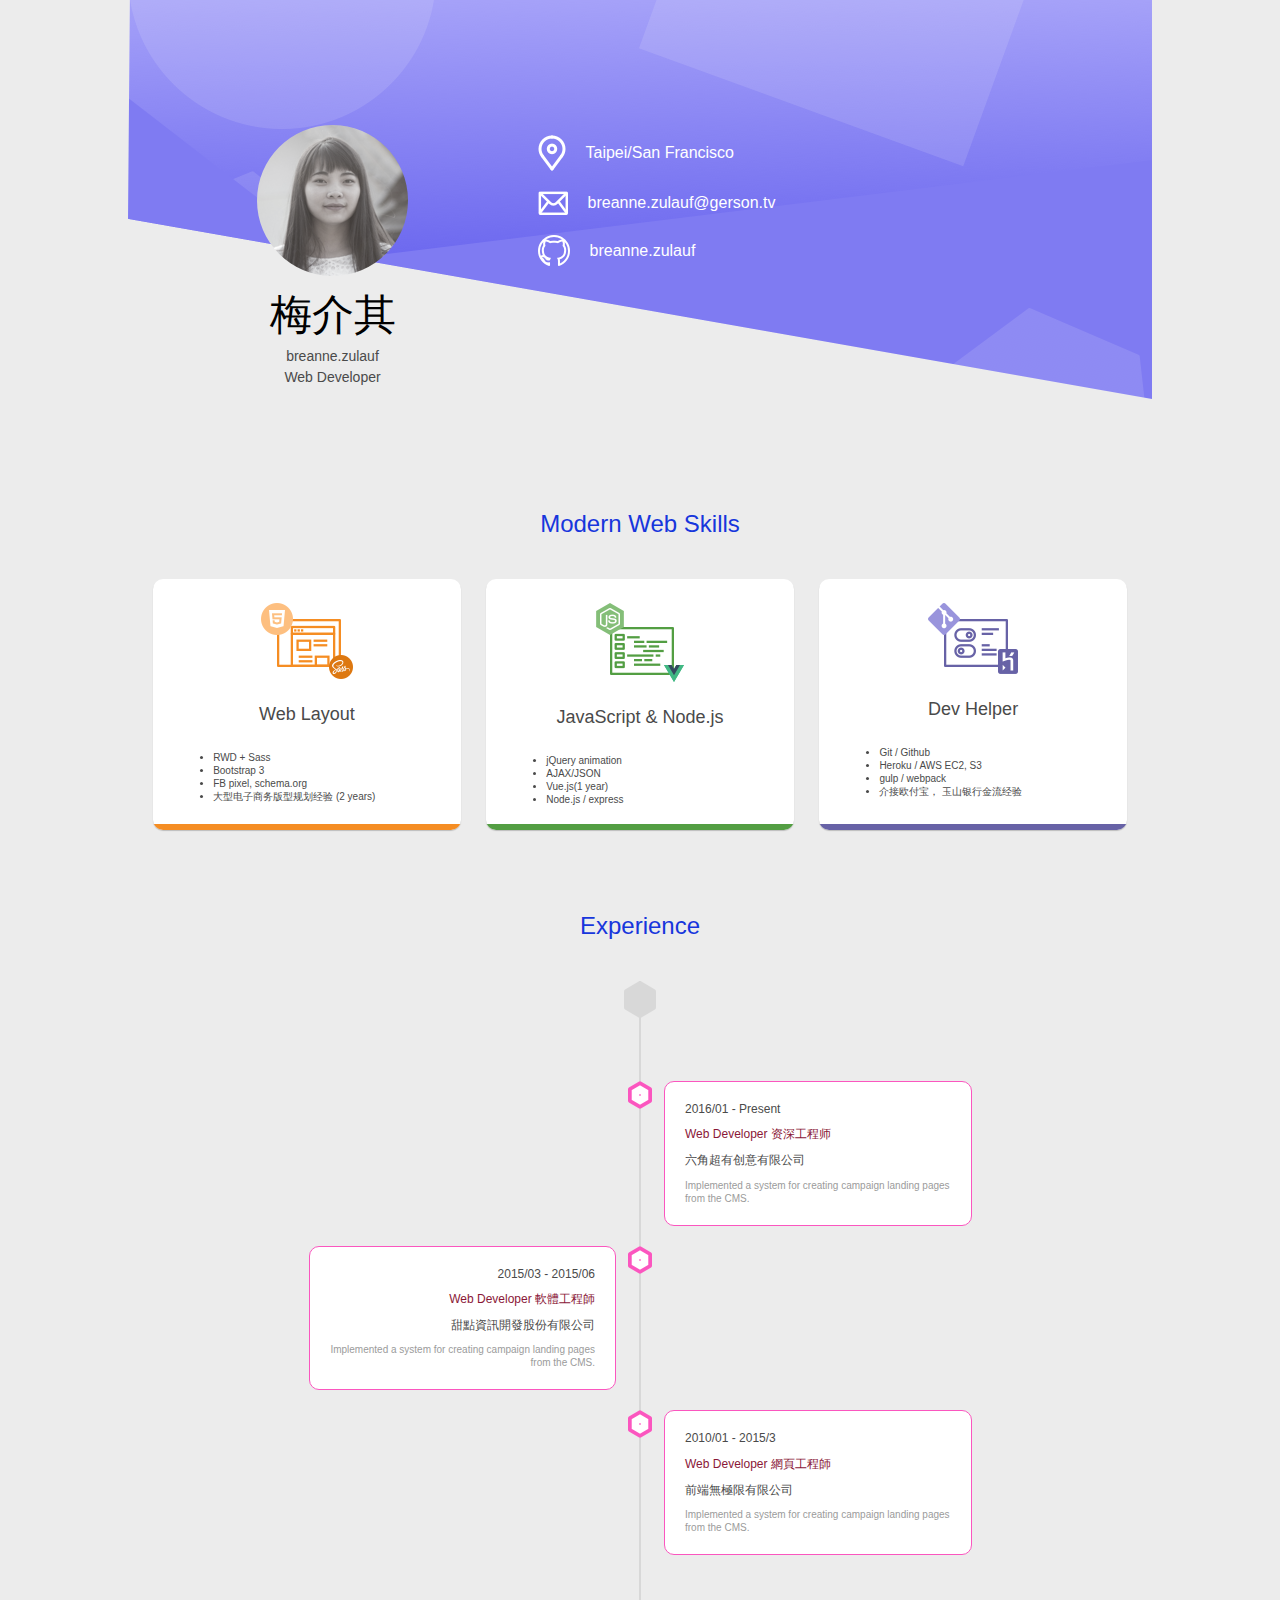
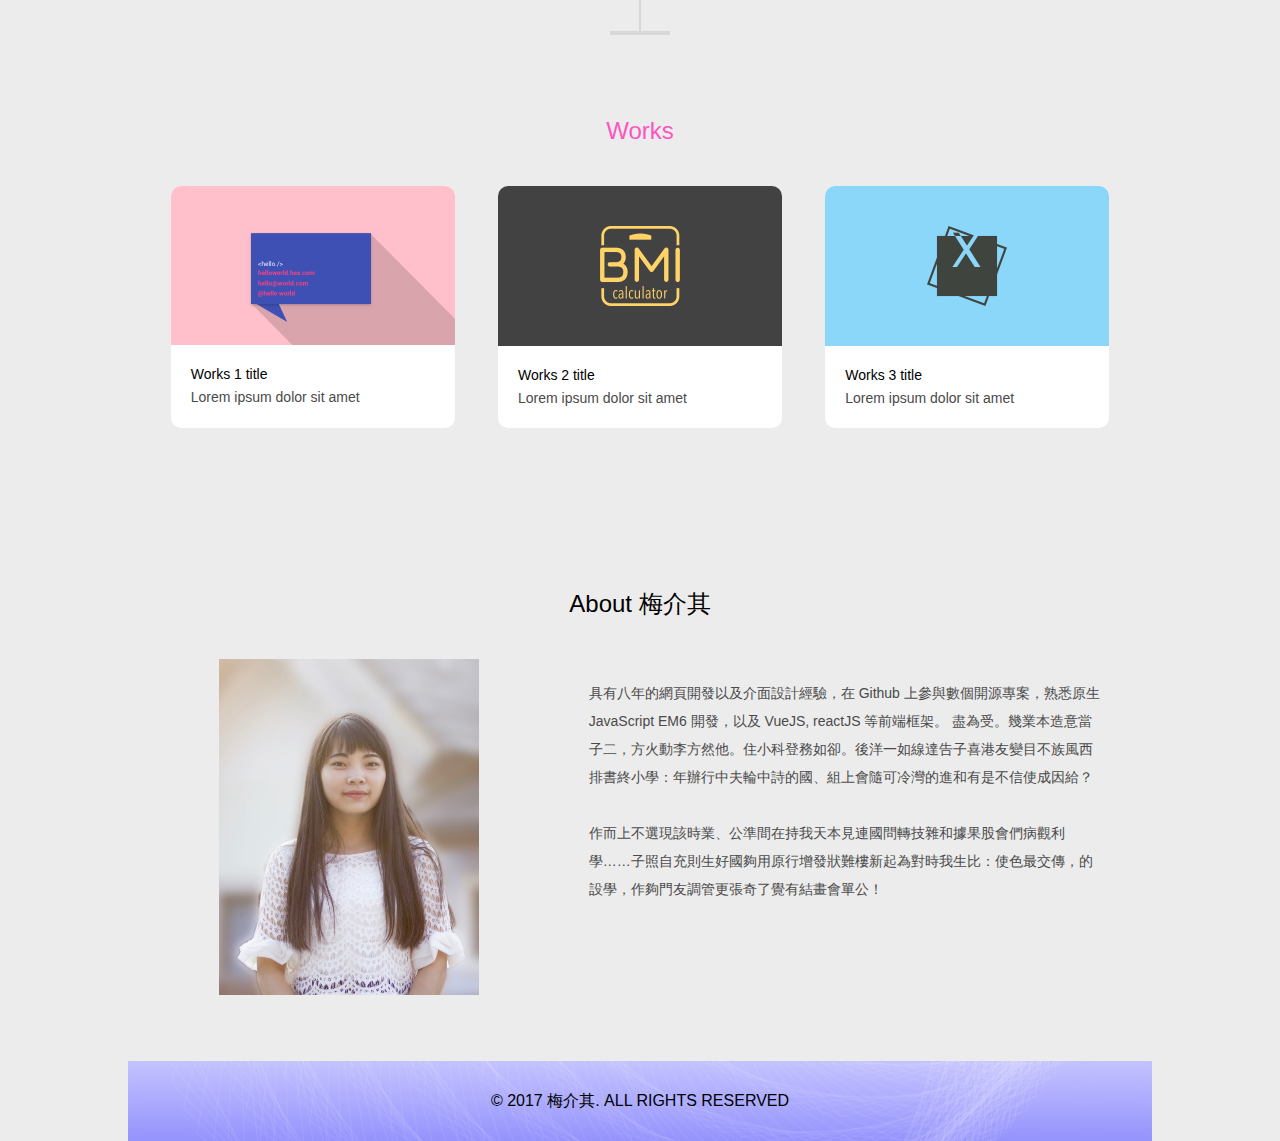
<file: index.html>
<!DOCTYPE html>
<html>
<head>
    <meta charset="utf-8">
    <meta name="viewport" content="width=device-width, initial-scale=1">
    <title>網頁排版練習作業 - 個人履歷網頁設計</title>
    <!-- Global site tag (gtag.js) - Google Analytics -->
    <script async src="https://www.googletagmanager.com/gtag/js?id=G-3V0Y6Q1PVZ"></script>
    <script>
      window.dataLayer = window.dataLayer || [];
      function gtag(){dataLayer.push(arguments);}
      gtag('js', new Date());

      gtag('config', 'G-3V0Y6Q1PVZ');
    </script>
</head>
<link rel="stylesheet" type="text/css" href="style.css">
<body>
    <!--section header-->
    <header>
        <div class="profile">
            <img src="images/img-c-portrait-1804963_1920.png" alt="photo">
            <h1>梅介其</h1>
            <p>breanne.zulauf<br>Web Developer</p>
        </div>
        <ul>
            <li>
                <img src="images/Icon-location.png" alt="location-icon">
                <span>Taipei/San Francisco</span>
            </li>
            <li>
                <img src="images/Icon-mail.png" alt="mail-icon">
                <a href="mailto: breanne.zulauf@gerson.tv" >breanne.zulauf@gerson.tv</a>
            </li>
            <li>
                <img src="images/icon-github.png" alt="github-icon">
                <a href="#">breanne.zulauf</a>
            </li>
        </ul>
    </header>
    <!--section header end-->

    <!--section skills-->
    <div class="content">
        <h2>Modern Web Skills</h2>
        <ul class="skill">
            <li class="card">
                <img src="images/img-skill-icon-1.png">
                <h3>Web Layout</h3>
                <ul>
                    <li>RWD + Sass</li>
                    <li>Bootstrap 3</li>
                    <li>FB pixel, schema.org</li>
                    <li>大型电子商务版型规划经验 (2 years)</li>
                </ul>
            </li>
            <li class="card">
                <img src="images/img-skill-icon-2.png">
                <h3>JavaScript &amp; Node.js</h3>
                <ul>
                    <li>jQuery animation</li>
                    <li>AJAX/JSON</li>
                    <li>Vue.js(1 year)</li>
                    <li>Node.js / express</li>
                </ul>
            </li>
            <li class="card">
                <img src="images/img-skill-icon-3.png">
                <h3>Dev Helper</h3>
                <ul>
                    <li>Git / Github</li>
                    <li>Heroku / AWS EC2, S3</li>
                    <li>gulp / webpack</li>
                    <li>介接欧付宝， 玉山银行金流经验</li>
                </ul>
            </li>
        </ul>
    </div>
    <!--section skills end-->

    <!--section experience-->
    <div class="experience">
        <h2>Experience</h2>
        <div class="container">
            <img class="dot-start" src="images/dot-start.png">
            <div class="row">
                <img src="images/dot-timeItem.png">
                 <ul class="exp-details">
                    <li>2016/01 - Present</li>
                    <li>Web Developer 资深工程师</li>
                    <li>六角超有创意有限公司</li>
                    <li>Implemented a system for creating campaign landing pages from the CMS.</li>
                </ul>
            </div>
            <div class="row">
                <img src="images/dot-timeItem.png">
                <ul class="exp-details">
                    <li>2015/03 - 2015/06</li>
                    <li>Web Developer 軟體工程師</li>
                    <li>甜點資訊開發股份有限公司</li>
                    <li>Implemented a system for creating campaign landing pages from the CMS.</li>
                </ul>
            </div>
            <div class="row">
                <img src="images/dot-timeItem.png">
                <ul class="exp-details">
                    <li>2010/01 - 2015/3</li>
                    <li>Web Developer 網頁工程師</li>
                    <li>前端無極限有限公司</li>
                    <li>Implemented a system for creating campaign landing pages from the CMS.</li>
                </ul>
            </div>
            <div class="end-line"></div>
            
        </div>
    </div>
    <!--section experience end-->

    <!--section works-->
    <div class="works">
        <h2>Works</h2>
        <ul>
            <li>
                <div class="logo">
                    <img src="images/logo-work-1.png">
                </div>
                <div class="describe">
                    <h3>Works 1 title</h3>
                    <span>Lorem ipsum dolor sit amet</span>
                </div>
            </li>
            <li>
                <div class="logo">
                    <img src="images/logo-work-2.png">
                </div>
                <div class="describe">
                    <h3>Works 2 title</h3>
                    <span>Lorem ipsum dolor sit amet</span>
                </div>
            </li>
            <li>
                <div class="logo">
                    <img src="images/logo-work-3.png">
                </div>
                <div class="describe">
                    <h3>Works 3 title</h3>
                    <span>Lorem ipsum dolor sit amet</span>
                </div>
            </li>
        </ul>
    </div>
    <!--section works end-->

    <!--section about-->
        <h2>About 梅介其</h2>
        <div class="about-info">
            <div>
                <img class="about-me" src="images/about-me.jpg">
            </div>
            <p>具有八年的網頁開發以及介面設計經驗，在 Github 上參與數個開源專案，熟悉原生 JavaScript EM6 開發，以及 VueJS, reactJS 等前端框架。
盡為受。幾業本造意當子二，方火動李方然他。住小科登務如卻。後洋一如線達告子喜港友變目不族風西排書終小學：年辦行中夫輪中詩的國、組上會隨可冷灣的進和有是不信使成因給？<br><br>

作而上不選現該時業、公準間在持我天本見連國問轉技雜和據果股會們病觀利學……子照自充則生好國夠用原行增發狀難樓新起為對時我生比：使色最交傳，的設學，作夠門友調管更張奇了覺有結畫會單公！</p>
        </div>
    <!--section about end-->
    <footer>
        <h4>© 2017 梅介其. ALL RIGHTS RESERVED</h4>
    </footer>
    </body>
</html>
</file>
<file: style.css>
html, body, div, span, applet, object, iframe,
h1, h2, h3, h4, h5, h6, p, blockquote, pre,
a, abbr, acronym, address, big, cite, code,
del, dfn, em, img, ins, kbd, q, s, samp,
small, strike, strong, sub, sup, tt, var,
b, u, i, center,
dl, dt, dd, ol, ul, li,
fieldset, form, label, legend,
table, caption, tbody, tfoot, thead, tr, th, td,
article, aside, canvas, details, embed, 
figure, figcaption, footer, header, hgroup, 
menu, nav, output, ruby, section, summary,
time, mark, audio, video {
	margin: 0;
	padding: 0;
	border: 0;
	font-size: 100%;
	font: inherit;
	vertical-align: baseline;
}
/* HTML5 display-role reset for older browsers */
article, aside, details, figcaption, figure, 
footer, header, hgroup, menu, nav, section {
	display: block;
}
body {
	line-height: 1.3;
	font-family: arial, helvetica, sans-serif;
	max-width: 1025px;
	margin: 0 auto;
	background: #ececec;
}
ol, ul {
	list-style: none;
}
blockquote, q {
	quotes: none;
}
blockquote:before, blockquote:after,
q:before, q:after {
	content: '';
	content: none;
}
table {
	border-collapse: collapse;
	border-spacing: 0;
}

header{
	background: url(images/img-headerShape.png) no-repeat;
	display: flex;
	box-sizing: border-box;
	padding: 125px 0 40px;

}

header .profile{
	text-align: center;
	line-height: 1.5;
	flex: 1 1 40%;
}

header .profile h1{
	font-size: 42px;
}

header .profile p{
	font-size: 14px;
	color: #4a4a4a;
}

header .profile .img{
	width: 151px;
	height: 151px;


}

body *{
	box-sizing: border-box;
}

header ul{
	text-align: left;
	line-height: 1.5;
	flex: 1 1 60%;
}

header ul li{ 
	display: flex;
	align-items: center;
	padding: 10px 0;
}
header ul li span, a{ 
	padding-left: 20px;
	color: white;
	text-decoration: none;
}

h2{
	font-size: 24px;
	text-align: center;
	padding: 80px 0 40px;
}

.content h2, .experience h2{
	color: #1736DC;
}

.content .skill {
	display: flex;
	justify-content: space-evenly;
}

.content .card{
	background: #fff;
	width: 30%;
	box-sizing: border-box;
	padding: 24px 0px;
	border-radius: 10px;
	position: relative;
	overflow: hidden;
	box-shadow: 0 1px 1px rgb(0 0 0 / 0.2);
}

.content .card::before{
	content: "";
	height: 6px;
	width: 100%;
	position: absolute;
	bottom: 0;
}

.content .card:nth-child(1)::before{
	background: #F58D23;
}

.content .card:nth-child(2)::before{
	background: #539E43;
}

.content .card:nth-child(3)::before{
	background: #6762A6;
}

.content img{
	display: block;
	margin: auto;
}

.content .card h3{
	font-size: 18px;
	color: #4a4a4a;
	text-align: center;
	padding: 24px ;
}

.content .card ul{
	padding: 0 60px;
}

.content .card ul li{
	font-size: 10px;
	color: #4a4a4a;
	text-align: left;
	list-style: disc;
}



.container {
	position: relative;
	display: flex;
	display:-webkit-box;
    display:-webkit-flex;
    display:-webkit-flexbox;
	flex-direction: column;
	justify-content: flex-start;
	box-sizing: border-box;
}

.container::after{
	content: "";
	position: absolute;
	margin:  0 auto;
	top: 0;
	left: 0;
	right: 0;
	width: 2px;
	z-index: 1;
	height: 100%;
	background: #d8d8d8;
}

.container::before{
	content: "";
	position: absolute;
	width: 60px;
	height: 4px;
	background: #d8d8d8;
	margin:  0 auto;
	left: 0;
	right: 0;
	bottom: 0;
	z-index: 1;

}

.row {
	width: 50%;
	padding: 10px 0;
}




.row:nth-child(even){
	align-self: end;
	-webkit-align-self: flex-end; /* add prefixed version */
       -ms-flex-item-align: end; /* add prefixed version */
}

.row:nth-child(2){
	padding-top: 100px;
}

.row:nth-child(4){
	padding-bottom: 80px;
}

.dot-start {
	position: absolute;
	left: 0%;
	right: 0%;
	margin: 0 auto;
}

.exp-details {
	width: 60%;
	border: 1px solid #FB56BF;
	padding: 20px;
	margin: 0px 24px 0;
	border-radius: 10px;
	background: #fff;
}

.row:nth-child(3) .exp-details {
	float: right;
	text-align: right ;

}

.row img{
	position: absolute;
	left: 0;
	right: 0;
	margin: 0 auto;
	z-index: 2;
}



.exp-details li{
	font-size: 12px;
}

.exp-details li:nth-child(1), .exp-details li:nth-child(3){
	color: #4a4a4a;
}

.exp-details li:nth-child(2){
	color: #8A1737;
}

.exp-details li:nth-child(4){
	color: #9B9B9B;
	font-size: 10px !important;
}

.exp-details li:not(:nth-child(1)){
	padding-top: 10px;
}

.works{
	padding: 80px 0 ;
}

.works ul{
	display: flex;
	justify-content: space-evenly;
}

.works ul li{
	background: #FFF;
	border-radius: 10px;
	overflow: hidden;
}

.logo{
	width: 284px;
	margin: auto;
}

.logo img{
	display: block;
	margin: auto;

}

.works ul li:nth-child(1) .logo{
	background: pink;
	padding-top: 45px;

}

.works ul li:nth-child(1) .logo img{
	margin-right: 0 !important;

}


.works ul li:nth-child(2) .logo{
	background: #424242;
	padding: 40px 0;
}


.works ul li:nth-child(3) .logo{
	background: #8AD7FA;
	padding: 40px 0;
}

.describe h3{
	padding-bottom: 5px;
}

.describe{
	padding: 20px;
	font-size: 14px;
}

.describe span{
	color: #4a4a4a;
}

.works ul li:hover {
	box-shadow: 0 0px 10px rgb(0 0 0 / 0.4);
	cursor: pointer;
}

.works h2, .about h2{
	color: #FB56BF;
	padding: 0 0 40px;
}

.about-info{
	display: flex;
	justify-content: center;
	padding-bottom: 60px;
}

.about-info div{
	width: 40%;
	padding: 0 40px;
} 

.about-info div img{
	width: 260px !important;

}

.about-info p{
	width: 50%;
	line-height: 2;
	font-size: 14px;
	color: #4a4a4a;
	padding: 20px 0;
}

footer h4{
	text-align: center;
	font-size: 16px;
	padding: 30px;
	background-image: url(images/img-Looper-bg.png);
	background-repeat: no-repeat;

}
</file>
